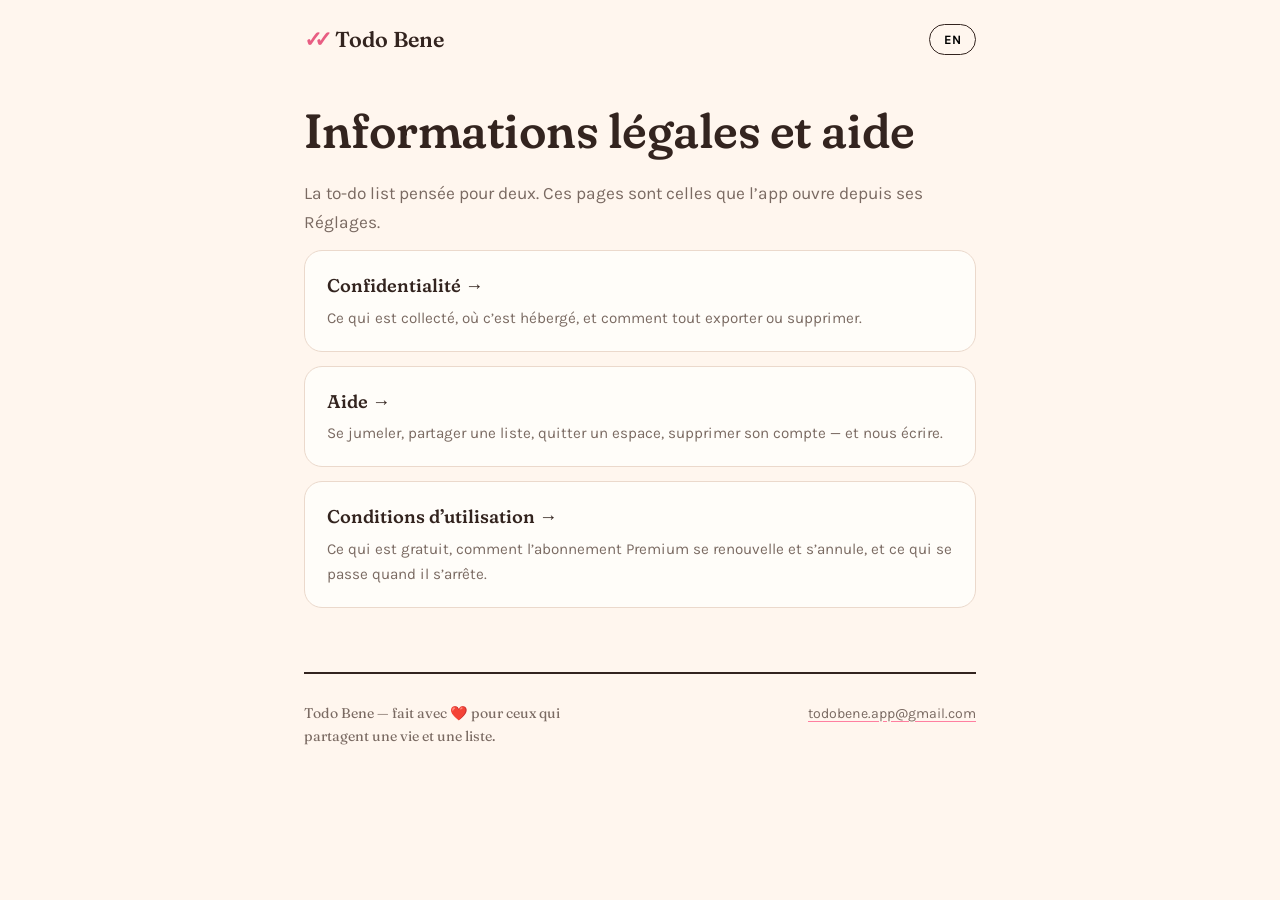
<file: index.html>
<!doctype html>
<html
  lang="fr"
  data-title-fr="Todo Bene — Informations légales et aide"
  data-title-en="Todo Bene — Legal &amp; support"
>
  <head>
    <meta charset="utf-8" />
    <meta name="viewport" content="width=device-width, initial-scale=1" />
    <title>Todo Bene — Informations légales et aide</title>
    <meta
      name="description"
      content="Politique de confidentialité, aide et conditions d’utilisation de l’application Todo Bene."
    />
    <link rel="preconnect" href="https://fonts.googleapis.com" />
    <link rel="preconnect" href="https://fonts.gstatic.com" crossorigin />
    <link
      href="https://fonts.googleapis.com/css2?family=Fraunces:opsz,wght,SOFT@9..144,400..700,100&family=Karla:wght@400;500;700&display=swap"
      rel="stylesheet"
    />
    <link rel="stylesheet" href="./doc.css" />
  </head>
  <body>
    <div class="wrap">
      <header>
        <span class="logo"><span class="ticks">✓✓</span>Todo Bene</span>
        <button class="lang" id="langBtn" aria-label="Switch language">EN</button>
      </header>

      <main class="doc">
        <h1 data-fr="Informations légales et aide" data-en="Legal &amp; support"></h1>
        <p
          class="lead"
          data-fr="La to-do list pensée pour deux. Ces pages sont celles que l’app ouvre depuis ses Réglages."
          data-en="The to-do list built for two. These are the pages the app opens from its Settings screen."
        ></p>

        <a class="card" href="./privacy.html">
          <b data-fr="Confidentialité →" data-en="Privacy policy →"></b>
          <span
            data-fr="Ce qui est collecté, où c’est hébergé, et comment tout exporter ou supprimer."
            data-en="What is collected, where it is hosted, and how to export or delete all of it."
          ></span>
        </a>
        <a class="card" href="./support.html">
          <b data-fr="Aide →" data-en="Support →"></b>
          <span
            data-fr="Se jumeler, partager une liste, quitter un espace, supprimer son compte — et nous écrire."
            data-en="Pairing up, sharing a list, leaving a space, deleting an account — and how to reach us."
          ></span>
        </a>
        <a class="card" href="./terms.html">
          <b data-fr="Conditions d’utilisation →" data-en="Terms of Use →"></b>
          <span
            data-fr="Ce qui est gratuit, comment l’abonnement Premium se renouvelle et s’annule, et ce qui se passe quand il s’arrête."
            data-en="What is free, how the Premium subscription renews and cancels, and what happens when it ends."
          ></span>
        </a>
      </main>

      <footer>
        <span
          class="serif"
          data-fr="Todo Bene — fait avec ❤️ pour ceux qui partagent une vie et une liste."
          data-en="Todo Bene — made with ❤️ for people who share a life and a list."
        ></span>
        <nav>
          <a href="mailto:todobene.app@gmail.com">todobene.app@gmail.com</a>
        </nav>
      </footer>
    </div>

    <script src="./doc.js"></script>
  </body>
</html>
</file>
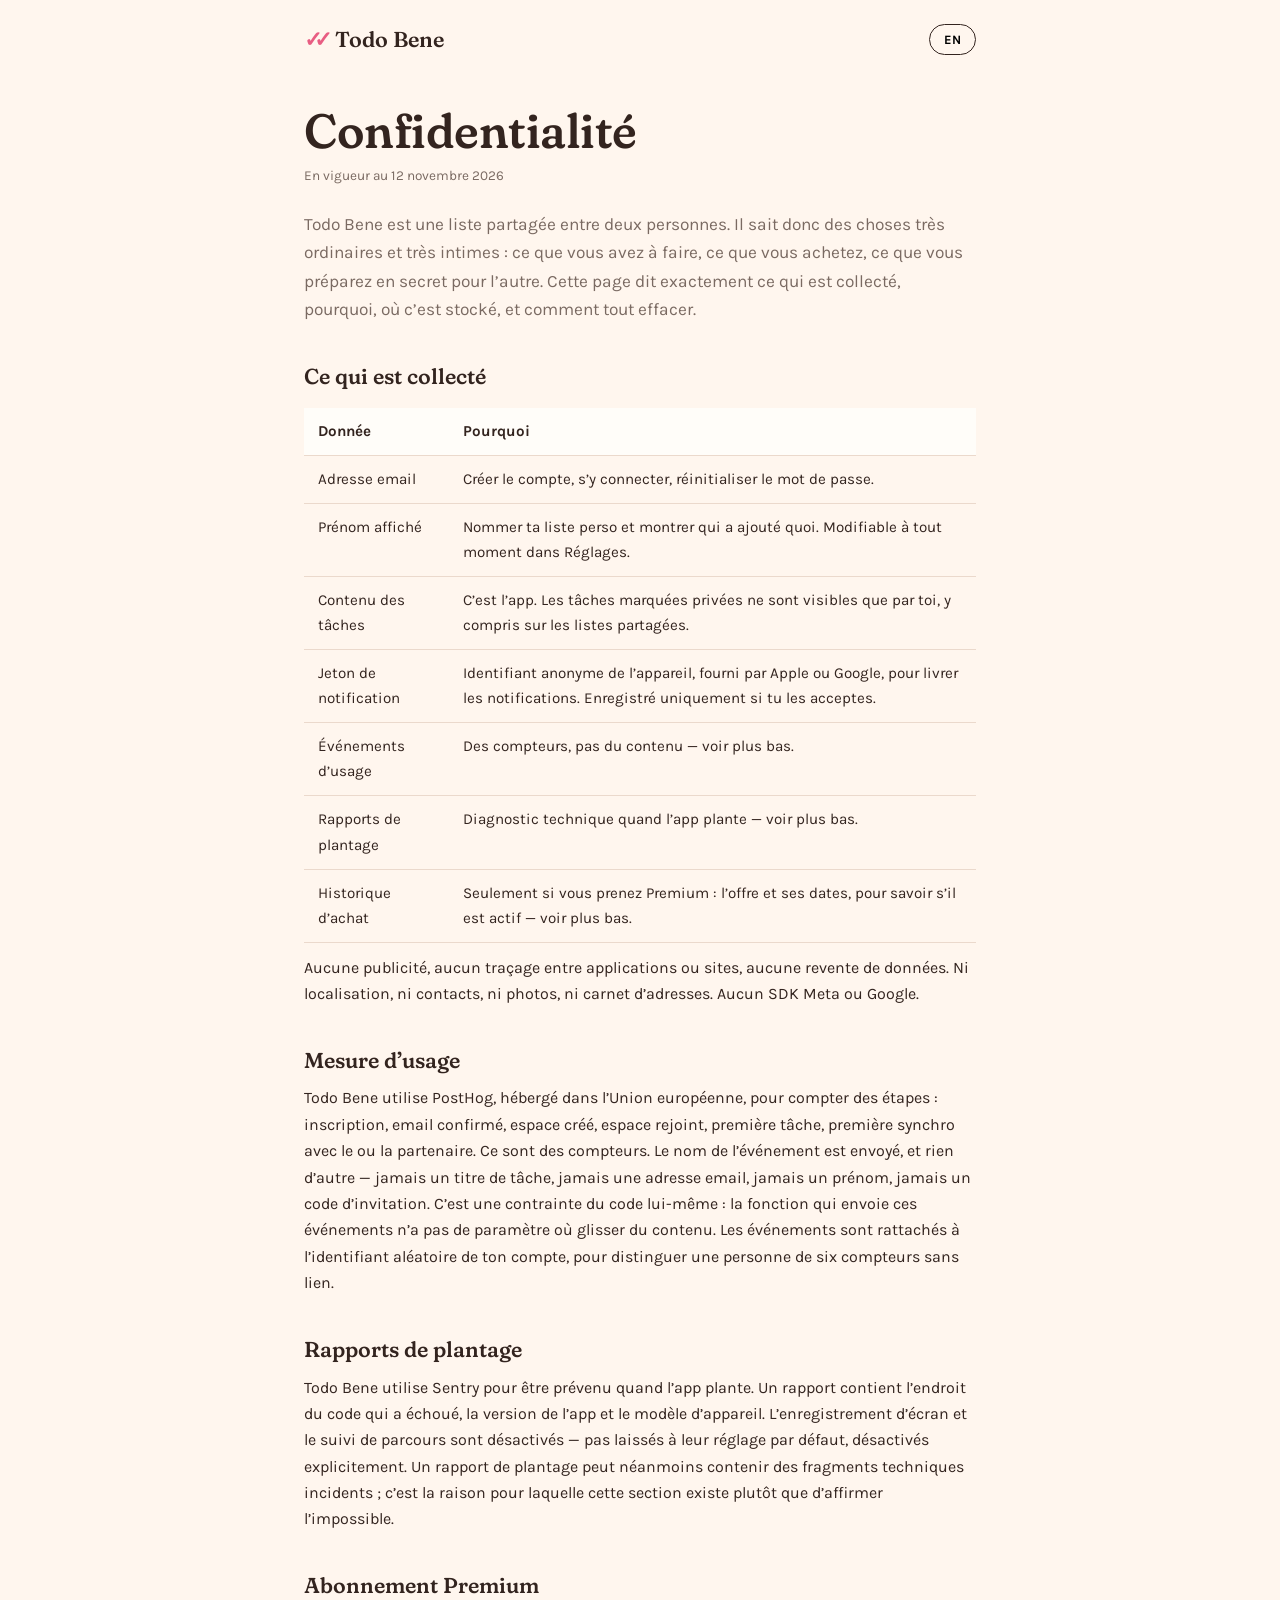
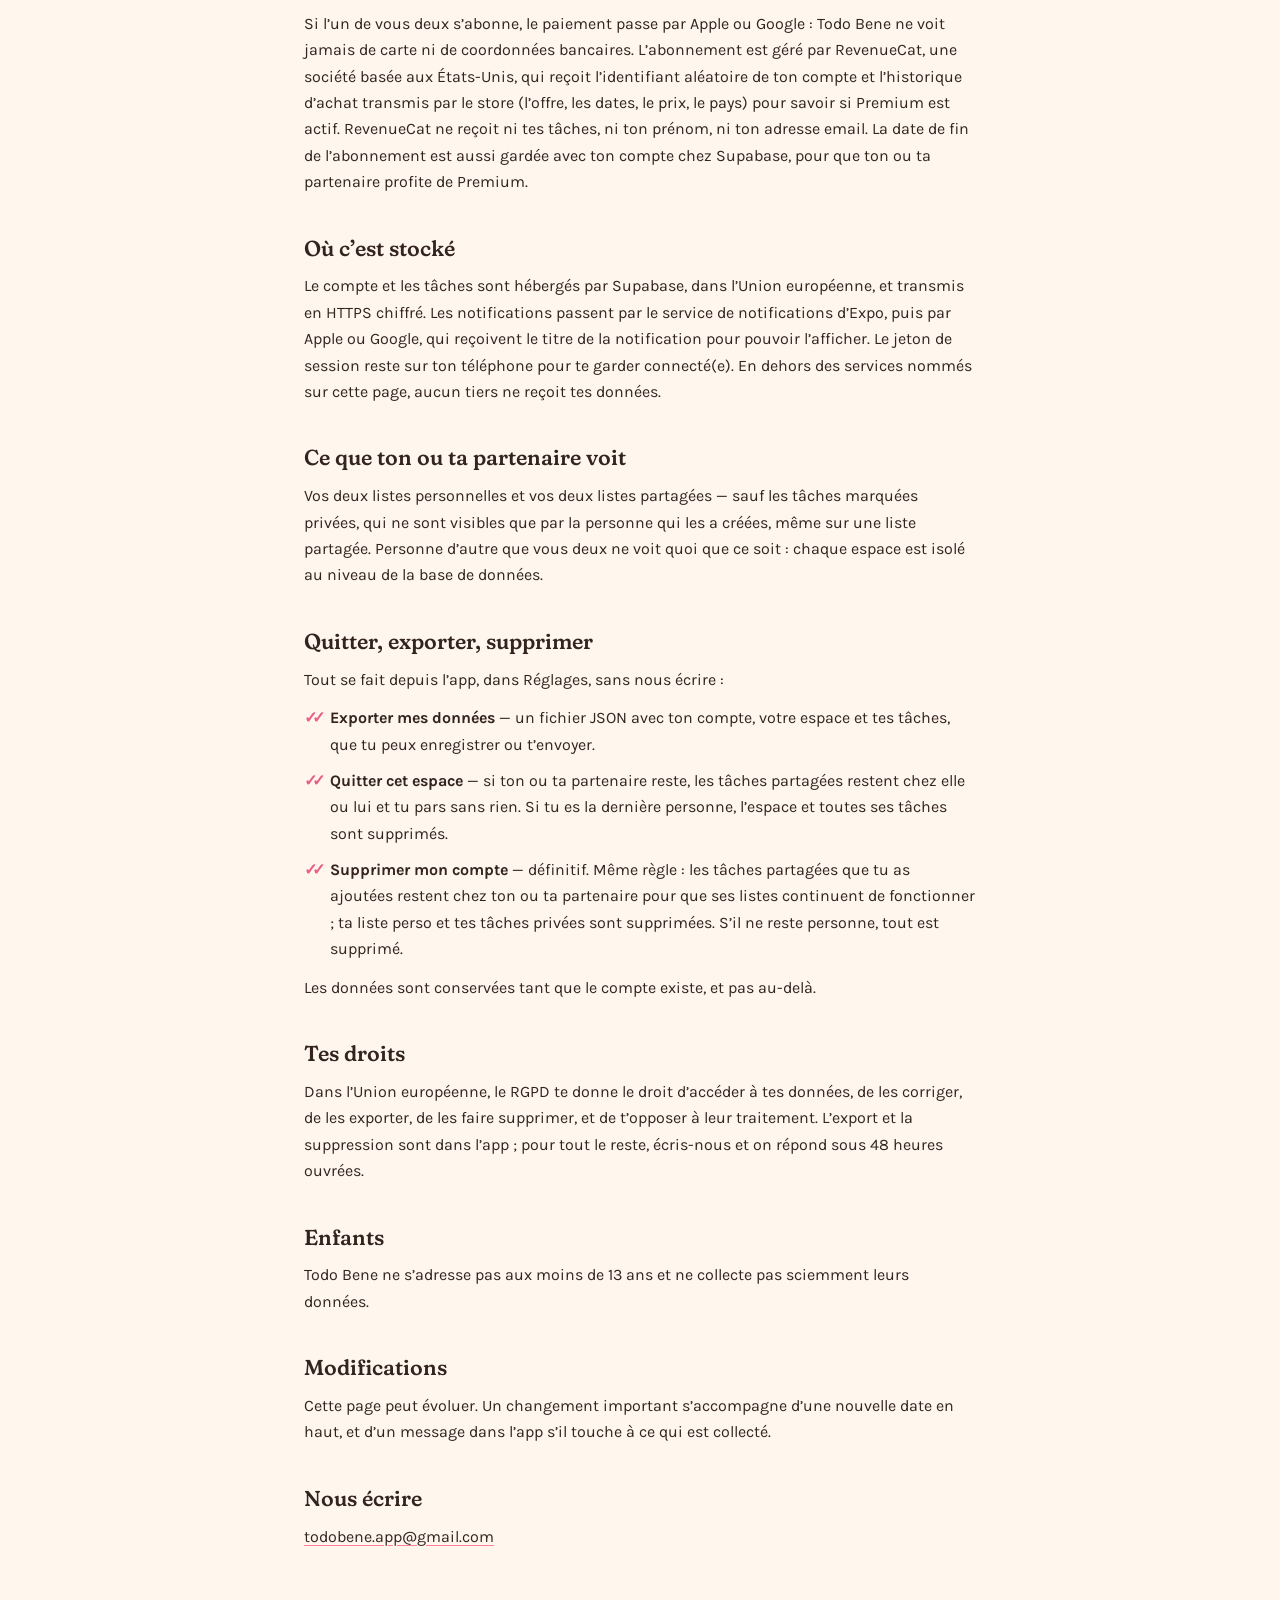
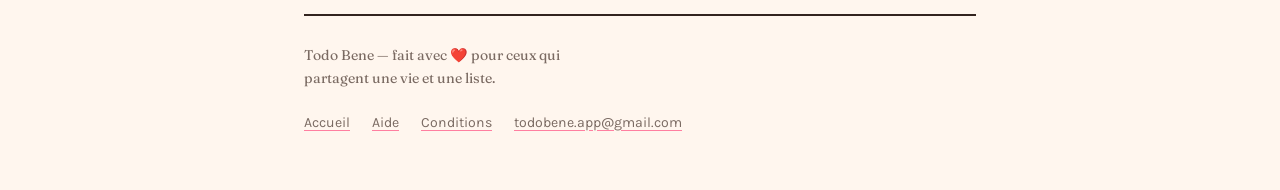
<file: privacy.html>
<!doctype html>
<html lang="fr" data-title-fr="Todo Bene — Confidentialité" data-title-en="Todo Bene — Privacy">
  <head>
    <meta charset="utf-8" />
    <meta name="viewport" content="width=device-width, initial-scale=1" />
    <title>Todo Bene — Confidentialité</title>
    <meta
      name="description"
      content="Ce que Todo Bene collecte, pourquoi, où c’est hébergé, et comment tout supprimer."
    />
    <link rel="preconnect" href="https://fonts.googleapis.com" />
    <link rel="preconnect" href="https://fonts.gstatic.com" crossorigin />
    <link
      href="https://fonts.googleapis.com/css2?family=Fraunces:opsz,wght,SOFT@9..144,400..700,100&family=Karla:wght@400;500;700&display=swap"
      rel="stylesheet"
    />
    <link rel="stylesheet" href="./doc.css" />
  </head>
  <body>
    <div class="wrap">
      <header>
        <a class="logo" href="./index.html"><span class="ticks">✓✓</span>Todo Bene</a>
        <button class="lang" id="langBtn" aria-label="Switch language">EN</button>
      </header>

      <main class="doc">
        <h1 data-fr="Confidentialité" data-en="Privacy"></h1>
        <p
          class="meta"
          data-fr="En vigueur au 12 novembre 2026"
          data-en="Effective 12 November 2026"
        ></p>

        <p
          class="lead"
          data-fr="Todo Bene est une liste partagée entre deux personnes. Il sait donc des choses très ordinaires et très intimes : ce que vous avez à faire, ce que vous achetez, ce que vous préparez en secret pour l’autre. Cette page dit exactement ce qui est collecté, pourquoi, où c’est stocké, et comment tout effacer."
          data-en="Todo Bene is a list shared between two people. That means it knows things that are both very ordinary and very intimate: what you have to do, what you buy, what you are quietly planning for the other person. This page says exactly what is collected, why, where it is stored, and how to erase all of it."
        ></p>

        <h2 data-fr="Ce qui est collecté" data-en="What is collected"></h2>
        <table>
          <thead>
            <tr>
              <th data-fr="Donnée" data-en="Data"></th>
              <th data-fr="Pourquoi" data-en="Why"></th>
            </tr>
          </thead>
          <tbody>
            <tr>
              <td data-fr="Adresse email" data-en="Email address"></td>
              <td
                data-fr="Créer le compte, s’y connecter, réinitialiser le mot de passe."
                data-en="Creating your account, signing in, resetting your password."
              ></td>
            </tr>
            <tr>
              <td data-fr="Prénom affiché" data-en="Display name"></td>
              <td
                data-fr="Nommer ta liste perso et montrer qui a ajouté quoi. Modifiable à tout moment dans Réglages."
                data-en="Labelling your personal list and showing who added what. Editable any time in Settings."
              ></td>
            </tr>
            <tr>
              <td data-fr="Contenu des tâches" data-en="Task content"></td>
              <td
                data-fr="C’est l’app. Les tâches marquées privées ne sont visibles que par toi, y compris sur les listes partagées."
                data-en="It is the app. Tasks you mark private are visible only to you, including on shared lists."
              ></td>
            </tr>
            <tr>
              <td data-fr="Jeton de notification" data-en="Push notification token"></td>
              <td
                data-fr="Identifiant anonyme de l’appareil, fourni par Apple ou Google, pour livrer les notifications. Enregistré uniquement si tu les acceptes."
                data-en="An anonymous device identifier from Apple or Google, used to deliver notifications. Stored only if you allow them."
              ></td>
            </tr>
            <tr>
              <td data-fr="Événements d’usage" data-en="Usage events"></td>
              <td
                data-fr="Des compteurs, pas du contenu — voir plus bas."
                data-en="Counters, not content — see below."
              ></td>
            </tr>
            <tr>
              <td data-fr="Rapports de plantage" data-en="Crash reports"></td>
              <td
                data-fr="Diagnostic technique quand l’app plante — voir plus bas."
                data-en="Technical diagnostics when the app crashes — see below."
              ></td>
            </tr>
            <tr>
              <td data-fr="Historique d’achat" data-en="Purchase history"></td>
              <td
                data-fr="Seulement si vous prenez Premium : l’offre et ses dates, pour savoir s’il est actif — voir plus bas."
                data-en="Only if you take Premium: the plan and its dates, to know whether it is active — see below."
              ></td>
            </tr>
          </tbody>
        </table>

        <p
          data-fr="Aucune publicité, aucun traçage entre applications ou sites, aucune revente de données. Ni localisation, ni contacts, ni photos, ni carnet d’adresses. Aucun SDK Meta ou Google."
          data-en="No advertising, no cross-app or cross-site tracking, no selling of data. No location, no contacts, no photos, no address book. No Meta or Google SDKs."
        ></p>

        <h2 data-fr="Mesure d’usage" data-en="Usage analytics"></h2>
        <p
          data-fr="Todo Bene utilise PostHog, hébergé dans l’Union européenne, pour compter des étapes : inscription, email confirmé, espace créé, espace rejoint, première tâche, première synchro avec le ou la partenaire. Ce sont des compteurs. Le nom de l’événement est envoyé, et rien d’autre — jamais un titre de tâche, jamais une adresse email, jamais un prénom, jamais un code d’invitation. C’est une contrainte du code lui-même : la fonction qui envoie ces événements n’a pas de paramètre où glisser du contenu. Les événements sont rattachés à l’identifiant aléatoire de ton compte, pour distinguer une personne de six compteurs sans lien."
          data-en="Todo Bene uses PostHog, hosted in the European Union, to count steps: sign-up, email confirmed, space created, space joined, first task, first sync with your partner. These are counters. The event name is sent and nothing else — never a task title, never an email address, never a name, never an invite code. That is enforced by the code itself: the function that sends these events has no parameter through which content could travel. Events are attached to your account's random identifier, so a person can be told apart from six unrelated counters."
        ></p>

        <h2 data-fr="Rapports de plantage" data-en="Crash reports"></h2>
        <p
          data-fr="Todo Bene utilise Sentry pour être prévenu quand l’app plante. Un rapport contient l’endroit du code qui a échoué, la version de l’app et le modèle d’appareil. L’enregistrement d’écran et le suivi de parcours sont désactivés — pas laissés à leur réglage par défaut, désactivés explicitement. Un rapport de plantage peut néanmoins contenir des fragments techniques incidents ; c’est la raison pour laquelle cette section existe plutôt que d’affirmer l’impossible."
          data-en="Todo Bene uses Sentry to be told when the app crashes. A report contains where in the code it failed, the app version and the device model. Session replay and performance tracing are off — not left at a default, explicitly disabled. A crash report can still contain incidental technical fragments, which is why this section exists rather than claiming otherwise."
        ></p>

        <h2 data-fr="Abonnement Premium" data-en="Premium subscription"></h2>
        <p
          data-fr="Si l’un de vous deux s’abonne, le paiement passe par Apple ou Google : Todo Bene ne voit jamais de carte ni de coordonnées bancaires. L’abonnement est géré par RevenueCat, une société basée aux États-Unis, qui reçoit l’identifiant aléatoire de ton compte et l’historique d’achat transmis par le store (l’offre, les dates, le prix, le pays) pour savoir si Premium est actif. RevenueCat ne reçoit ni tes tâches, ni ton prénom, ni ton adresse email. La date de fin de l’abonnement est aussi gardée avec ton compte chez Supabase, pour que ton ou ta partenaire profite de Premium."
          data-en="If either of you subscribes, the payment goes through Apple or Google: Todo Bene never sees a card or bank details. The subscription is managed by RevenueCat, a company based in the United States, which receives your account's random identifier and the purchase history the store passes on (the plan, the dates, the price, the country) to know whether Premium is active. RevenueCat receives none of your tasks, your name or your email address. The subscription's end date is also kept with your account at Supabase, so that your partner gets Premium too."
        ></p>

        <h2 data-fr="Où c’est stocké" data-en="Where it is stored"></h2>
        <p
          data-fr="Le compte et les tâches sont hébergés par Supabase, dans l’Union européenne, et transmis en HTTPS chiffré. Les notifications passent par le service de notifications d’Expo, puis par Apple ou Google, qui reçoivent le titre de la notification pour pouvoir l’afficher. Le jeton de session reste sur ton téléphone pour te garder connecté(e). En dehors des services nommés sur cette page, aucun tiers ne reçoit tes données."
          data-en="Your account and tasks are hosted by Supabase, in the European Union, and transmitted over encrypted HTTPS. Notifications travel through Expo's push service and then Apple or Google, who receive the notification's text in order to display it. Your session token stays on your phone to keep you signed in. Beyond the services named on this page, no third party receives your data."
        ></p>

        <h2 data-fr="Ce que ton ou ta partenaire voit" data-en="What your partner sees"></h2>
        <p
          data-fr="Vos deux listes personnelles et vos deux listes partagées — sauf les tâches marquées privées, qui ne sont visibles que par la personne qui les a créées, même sur une liste partagée. Personne d’autre que vous deux ne voit quoi que ce soit : chaque espace est isolé au niveau de la base de données."
          data-en="Both of your personal lists and both shared lists — except tasks marked private, which are visible only to whoever created them, even on a shared list. Nobody outside the two of you sees anything: each space is isolated at the database level."
        ></p>

        <h2 data-fr="Quitter, exporter, supprimer" data-en="Leaving, exporting, deleting"></h2>
        <p
          data-fr="Tout se fait depuis l’app, dans Réglages, sans nous écrire :"
          data-en="All of this is in the app, under Settings, without writing to us:"
        ></p>
        <ul>
          <li
            data-fr="<strong>Exporter mes données</strong> — un fichier JSON avec ton compte, votre espace et tes tâches, que tu peux enregistrer ou t’envoyer."
            data-en="<strong>Export my data</strong> — a JSON file with your account, your space and your tasks, to save or send to yourself."
          ></li>
          <li
            data-fr="<strong>Quitter cet espace</strong> — si ton ou ta partenaire reste, les tâches partagées restent chez elle ou lui et tu pars sans rien. Si tu es la dernière personne, l’espace et toutes ses tâches sont supprimés."
            data-en="<strong>Leave this space</strong> — if your partner stays, the shared tasks stay with them and you leave with nothing. If you are the last one, the space and every task in it are deleted."
          ></li>
          <li
            data-fr="<strong>Supprimer mon compte</strong> — définitif. Même règle : les tâches partagées que tu as ajoutées restent chez ton ou ta partenaire pour que ses listes continuent de fonctionner ; ta liste perso et tes tâches privées sont supprimées. S’il ne reste personne, tout est supprimé."
            data-en="<strong>Delete my account</strong> — permanent. Same rule: shared tasks you added stay with your partner so their lists keep working; your personal list and your private tasks are deleted. If nobody is left, everything is deleted."
          ></li>
        </ul>
        <p
          data-fr="Les données sont conservées tant que le compte existe, et pas au-delà."
          data-en="Data is kept for as long as the account exists, and no longer."
        ></p>

        <h2 data-fr="Tes droits" data-en="Your rights"></h2>
        <p
          data-fr="Dans l’Union européenne, le RGPD te donne le droit d’accéder à tes données, de les corriger, de les exporter, de les faire supprimer, et de t’opposer à leur traitement. L’export et la suppression sont dans l’app ; pour tout le reste, écris-nous et on répond sous 48 heures ouvrées."
          data-en="In the European Union, the GDPR gives you the right to access your data, correct it, export it, have it deleted, and object to its processing. Export and deletion are in the app; for anything else, write to us and we answer within 48 working hours."
        ></p>

        <h2 data-fr="Enfants" data-en="Children"></h2>
        <p
          data-fr="Todo Bene ne s’adresse pas aux moins de 13 ans et ne collecte pas sciemment leurs données."
          data-en="Todo Bene is not directed at children under 13 and does not knowingly collect their data."
        ></p>

        <h2 data-fr="Modifications" data-en="Changes"></h2>
        <p
          data-fr="Cette page peut évoluer. Un changement important s’accompagne d’une nouvelle date en haut, et d’un message dans l’app s’il touche à ce qui est collecté."
          data-en="This page may change. A material change comes with a new date at the top, and an in-app message if it affects what is collected."
        ></p>

        <h2 data-fr="Nous écrire" data-en="Contact"></h2>
        <p>
          <a href="mailto:todobene.app@gmail.com">todobene.app@gmail.com</a>
        </p>
      </main>

      <footer>
        <span
          class="serif"
          data-fr="Todo Bene — fait avec ❤️ pour ceux qui partagent une vie et une liste."
          data-en="Todo Bene — made with ❤️ for people who share a life and a list."
        ></span>
        <nav>
          <a href="./index.html" data-fr="Accueil" data-en="Home"></a>
          <a href="./support.html" data-fr="Aide" data-en="Support"></a>
          <a href="./terms.html" data-fr="Conditions" data-en="Terms"></a>
          <a href="mailto:todobene.app@gmail.com">todobene.app@gmail.com</a>
        </nav>
      </footer>
    </div>

    <script src="./doc.js"></script>
  </body>
</html>
</file>
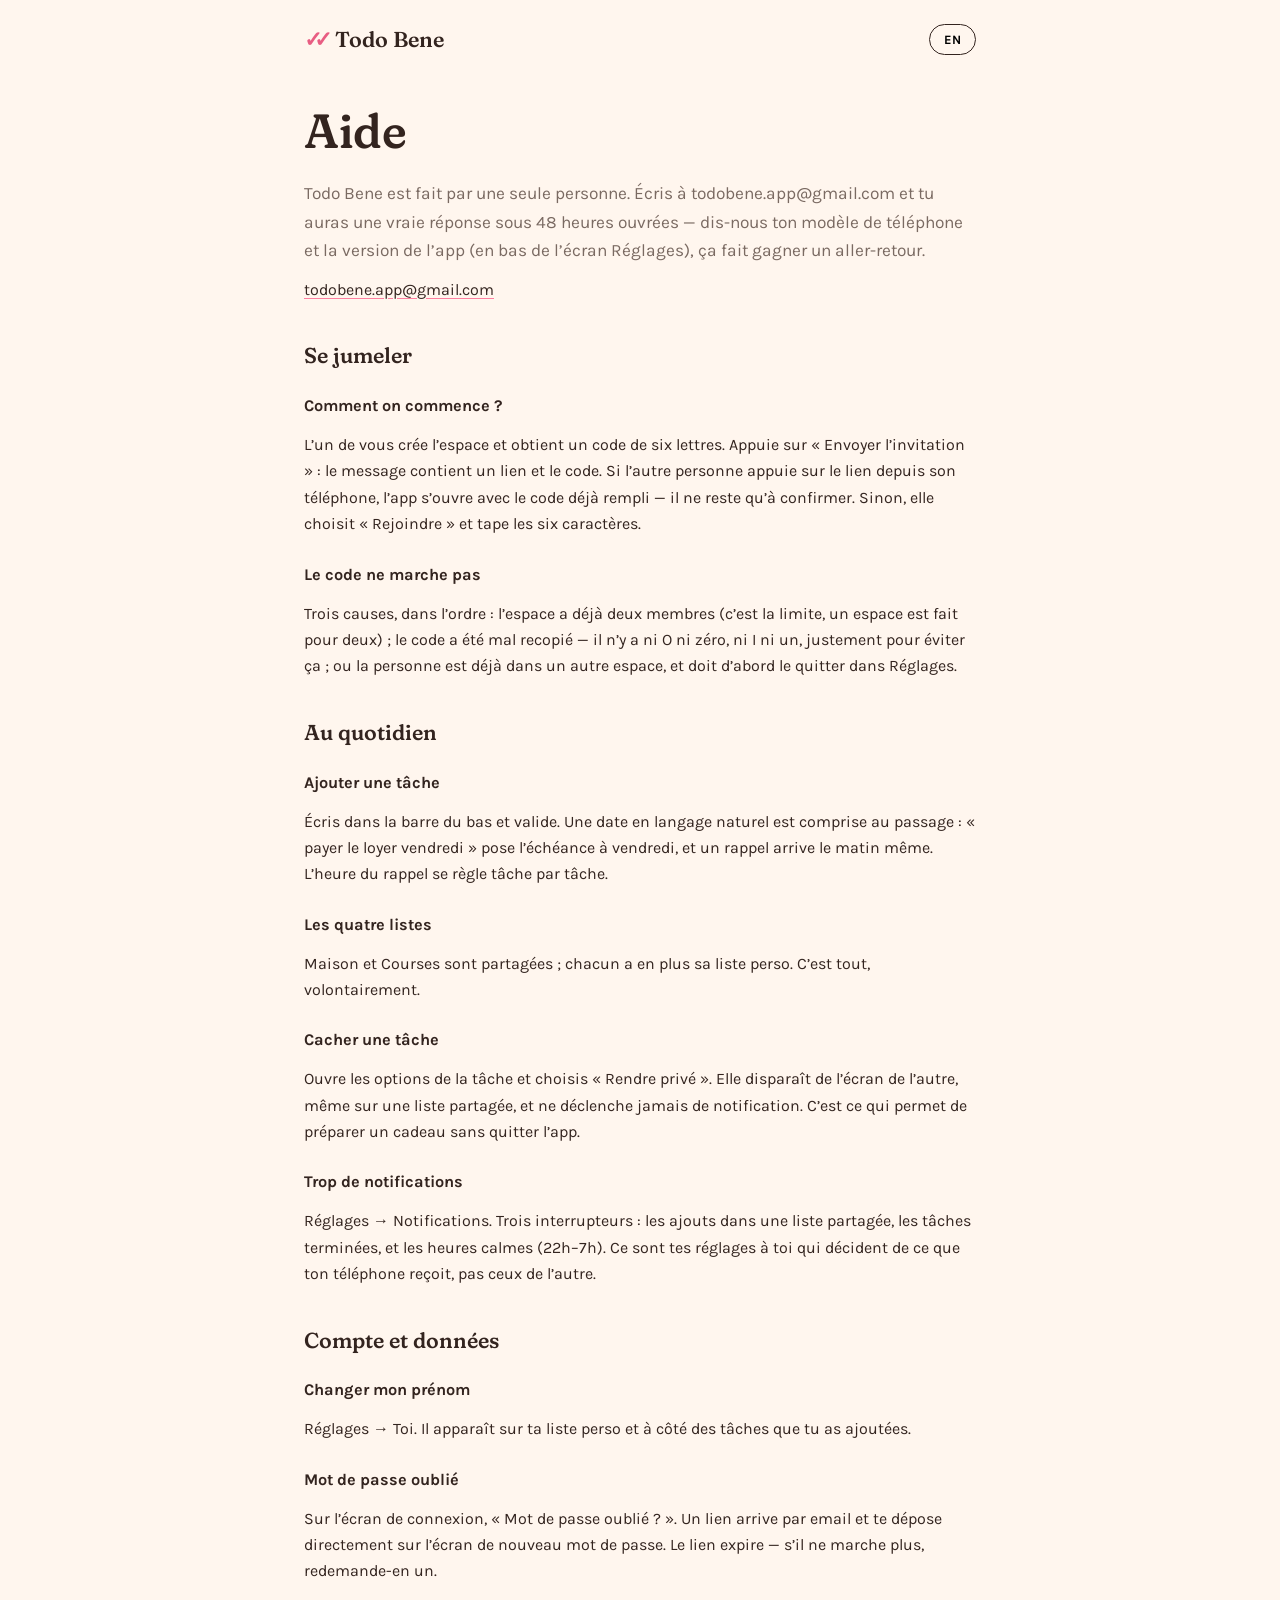
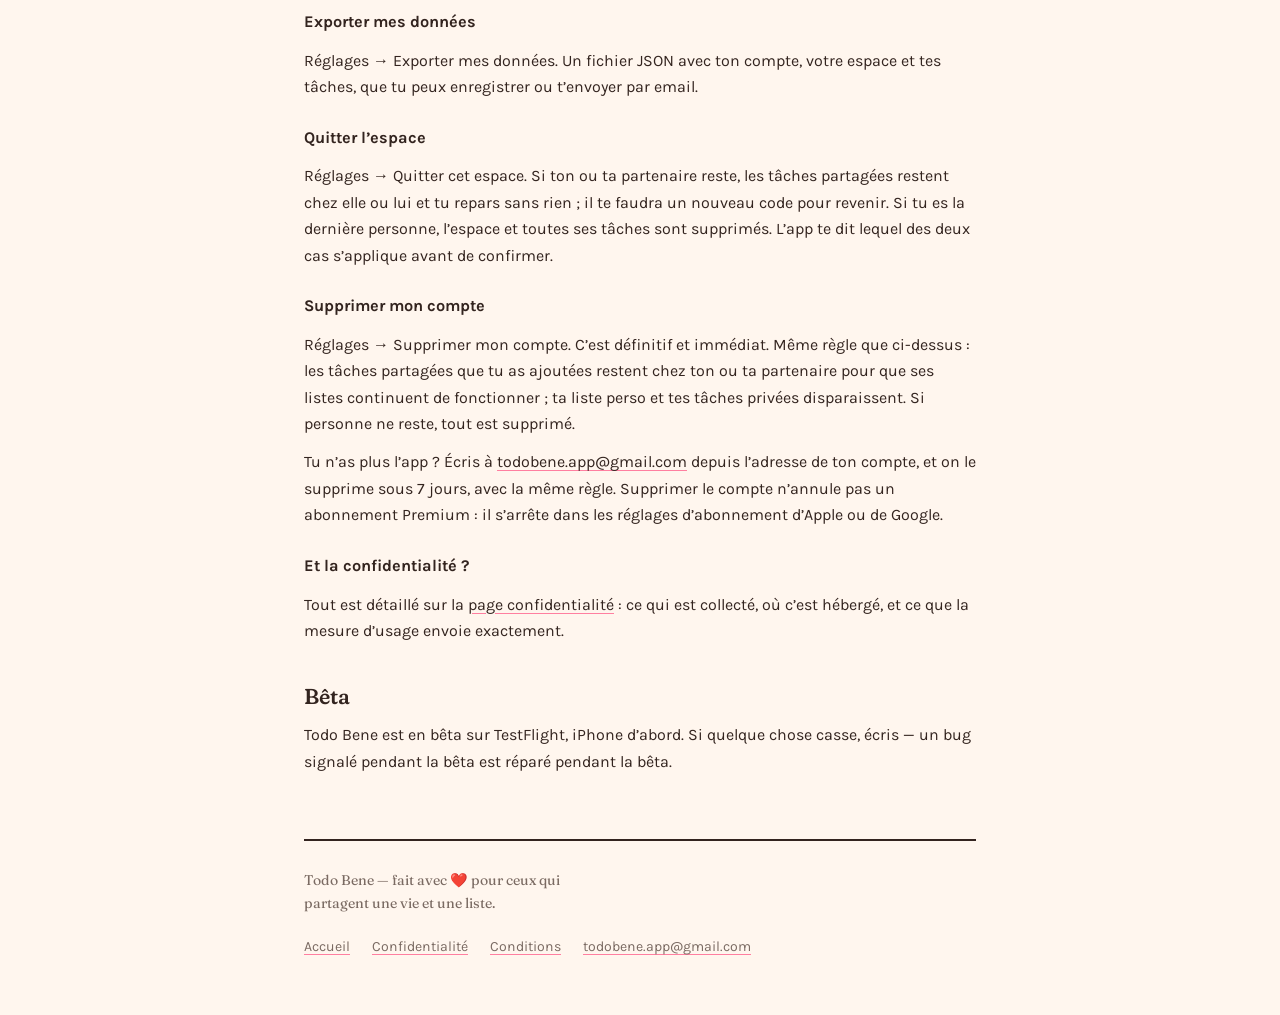
<file: support.html>
<!doctype html>
<html lang="fr" data-title-fr="Todo Bene — Aide" data-title-en="Todo Bene — Support">
  <head>
    <meta charset="utf-8" />
    <meta name="viewport" content="width=device-width, initial-scale=1" />
    <title>Todo Bene — Aide</title>
    <meta
      name="description"
      content="Comment se jumeler, partager une liste, quitter un espace ou supprimer son compte — et comment nous écrire."
    />
    <link rel="preconnect" href="https://fonts.googleapis.com" />
    <link rel="preconnect" href="https://fonts.gstatic.com" crossorigin />
    <link
      href="https://fonts.googleapis.com/css2?family=Fraunces:opsz,wght,SOFT@9..144,400..700,100&family=Karla:wght@400;500;700&display=swap"
      rel="stylesheet"
    />
    <link rel="stylesheet" href="./doc.css" />
  </head>
  <body>
    <div class="wrap">
      <header>
        <a class="logo" href="./index.html"><span class="ticks">✓✓</span>Todo Bene</a>
        <button class="lang" id="langBtn" aria-label="Switch language">EN</button>
      </header>

      <main class="doc">
        <h1 data-fr="Aide" data-en="Support"></h1>
        <p
          class="lead"
          data-fr="Todo Bene est fait par une seule personne. Écris à todobene.app@gmail.com et tu auras une vraie réponse sous 48 heures ouvrées — dis-nous ton modèle de téléphone et la version de l’app (en bas de l’écran Réglages), ça fait gagner un aller-retour."
          data-en="Todo Bene is made by one person. Write to todobene.app@gmail.com and you will get a real answer within 48 working hours — mention your phone model and the app version (at the bottom of the Settings screen), it saves a round trip."
        ></p>
        <p>
          <a href="mailto:todobene.app@gmail.com">todobene.app@gmail.com</a>
        </p>

        <h2 data-fr="Se jumeler" data-en="Pairing up"></h2>
        <h3 data-fr="Comment on commence ?" data-en="How do we start?"></h3>
        <p
          data-fr="L’un de vous crée l’espace et obtient un code de six lettres. Appuie sur « Envoyer l’invitation » : le message contient un lien et le code. Si l’autre personne appuie sur le lien depuis son téléphone, l’app s’ouvre avec le code déjà rempli — il ne reste qu’à confirmer. Sinon, elle choisit « Rejoindre » et tape les six caractères."
          data-en="One of you creates the space and gets a six-letter code. Tap “Share invite”: the message contains a link and the code. If the other person taps the link on their phone, the app opens with the code already filled in and they just confirm. Otherwise they choose “Join” and type the six characters."
        ></p>
        <h3 data-fr="Le code ne marche pas" data-en="The code does not work"></h3>
        <p
          data-fr="Trois causes, dans l’ordre : l’espace a déjà deux membres (c’est la limite, un espace est fait pour deux) ; le code a été mal recopié — il n’y a ni O ni zéro, ni I ni un, justement pour éviter ça ; ou la personne est déjà dans un autre espace, et doit d’abord le quitter dans Réglages."
          data-en="Three causes, in order: the space already has two members (that is the limit — a space is built for two); the code was mistyped — there is no O or zero, no I or one, precisely to avoid that; or the person is already in another space and has to leave it first, under Settings."
        ></p>

        <h2 data-fr="Au quotidien" data-en="Day to day"></h2>
        <h3 data-fr="Ajouter une tâche" data-en="Adding a task"></h3>
        <p
          data-fr="Écris dans la barre du bas et valide. Une date en langage naturel est comprise au passage : « payer le loyer vendredi » pose l’échéance à vendredi, et un rappel arrive le matin même. L’heure du rappel se règle tâche par tâche."
          data-en="Type in the bar at the bottom and confirm. A date in plain language is picked up as you go: “pay rent friday” sets the due date to Friday, and a reminder lands that morning. The reminder time is set per task."
        ></p>
        <h3 data-fr="Les quatre listes" data-en="The four lists"></h3>
        <p
          data-fr="Maison et Courses sont partagées ; chacun a en plus sa liste perso. C’est tout, volontairement."
          data-en="Home and Groceries are shared; each of you also has a personal list. That is all, on purpose."
        ></p>
        <h3 data-fr="Cacher une tâche" data-en="Hiding a task"></h3>
        <p
          data-fr="Ouvre les options de la tâche et choisis « Rendre privé ». Elle disparaît de l’écran de l’autre, même sur une liste partagée, et ne déclenche jamais de notification. C’est ce qui permet de préparer un cadeau sans quitter l’app."
          data-en="Open the task's options and choose “Make private”. It disappears from the other person's screen, even on a shared list, and never triggers a notification. That is what lets you plan a gift without leaving the app."
        ></p>
        <h3 data-fr="Trop de notifications" data-en="Too many notifications"></h3>
        <p
          data-fr="Réglages → Notifications. Trois interrupteurs : les ajouts dans une liste partagée, les tâches terminées, et les heures calmes (22h–7h). Ce sont tes réglages à toi qui décident de ce que ton téléphone reçoit, pas ceux de l’autre."
          data-en="Settings → Notifications. Three switches: adds to a shared list, completed tasks, and quiet hours (22:00–07:00). Your own settings decide what your phone receives, not the other person's."
        ></p>

        <h2 data-fr="Compte et données" data-en="Account and data"></h2>
        <h3 data-fr="Changer mon prénom" data-en="Changing my name"></h3>
        <p
          data-fr="Réglages → Toi. Il apparaît sur ta liste perso et à côté des tâches que tu as ajoutées."
          data-en="Settings → You. It shows on your personal list and next to the tasks you added."
        ></p>
        <h3 data-fr="Mot de passe oublié" data-en="Forgotten password"></h3>
        <p
          data-fr="Sur l’écran de connexion, « Mot de passe oublié ? ». Un lien arrive par email et te dépose directement sur l’écran de nouveau mot de passe. Le lien expire — s’il ne marche plus, redemande-en un."
          data-en="On the sign-in screen, “Forgot your password?”. A link arrives by email and drops you straight on the new-password screen. The link expires — if it no longer works, ask for another."
        ></p>
        <h3 data-fr="Exporter mes données" data-en="Exporting my data"></h3>
        <p
          data-fr="Réglages → Exporter mes données. Un fichier JSON avec ton compte, votre espace et tes tâches, que tu peux enregistrer ou t’envoyer par email."
          data-en="Settings → Export my data. A JSON file with your account, your space and your tasks, to save or email to yourself."
        ></p>
        <h3 data-fr="Quitter l’espace" data-en="Leaving the space"></h3>
        <p
          data-fr="Réglages → Quitter cet espace. Si ton ou ta partenaire reste, les tâches partagées restent chez elle ou lui et tu repars sans rien ; il te faudra un nouveau code pour revenir. Si tu es la dernière personne, l’espace et toutes ses tâches sont supprimés. L’app te dit lequel des deux cas s’applique avant de confirmer."
          data-en="Settings → Leave this space. If your partner stays, the shared tasks stay with them and you leave with nothing; you will need a new code to come back. If you are the last one, the space and every task in it are deleted. The app tells you which of the two applies before you confirm."
        ></p>
        <h3 id="delete-account" data-fr="Supprimer mon compte" data-en="Deleting my account"></h3>
        <p
          data-fr="Réglages → Supprimer mon compte. C’est définitif et immédiat. Même règle que ci-dessus : les tâches partagées que tu as ajoutées restent chez ton ou ta partenaire pour que ses listes continuent de fonctionner ; ta liste perso et tes tâches privées disparaissent. Si personne ne reste, tout est supprimé."
          data-en="Settings → Delete my account. Permanent and immediate. Same rule as above: shared tasks you added stay with your partner so their lists keep working; your personal list and your private tasks are gone. If nobody is left, everything is deleted."
        ></p>
        <p
          data-fr="Tu n’as plus l’app ? Écris à <a href='mailto:todobene.app@gmail.com'>todobene.app@gmail.com</a> depuis l’adresse de ton compte, et on le supprime sous 7 jours, avec la même règle. Supprimer le compte n’annule pas un abonnement Premium : il s’arrête dans les réglages d’abonnement d’Apple ou de Google."
          data-en="No longer have the app? Email <a href='mailto:todobene.app@gmail.com'>todobene.app@gmail.com</a> from your account's address and we delete it within 7 days, by the same rule. Deleting the account doesn't cancel a Premium subscription: that stops in Apple's or Google's subscription settings."
        ></p>
        <h3 data-fr="Et la confidentialité ?" data-en="What about privacy?"></h3>
        <p
          data-fr="Tout est détaillé sur la <a href='./privacy.html'>page confidentialité</a> : ce qui est collecté, où c’est hébergé, et ce que la mesure d’usage envoie exactement."
          data-en="It is all on the <a href='./privacy.html'>privacy page</a>: what is collected, where it is hosted, and exactly what the usage analytics send."
        ></p>

        <h2 data-fr="Bêta" data-en="Beta"></h2>
        <p
          data-fr="Todo Bene est en bêta sur TestFlight, iPhone d’abord. Si quelque chose casse, écris — un bug signalé pendant la bêta est réparé pendant la bêta."
          data-en="Todo Bene is in beta on TestFlight, iPhone first. If something breaks, write in — a bug reported during the beta is a bug fixed during the beta."
        ></p>
      </main>

      <footer>
        <span
          class="serif"
          data-fr="Todo Bene — fait avec ❤️ pour ceux qui partagent une vie et une liste."
          data-en="Todo Bene — made with ❤️ for people who share a life and a list."
        ></span>
        <nav>
          <a href="./index.html" data-fr="Accueil" data-en="Home"></a>
          <a href="./privacy.html" data-fr="Confidentialité" data-en="Privacy"></a>
          <a href="./terms.html" data-fr="Conditions" data-en="Terms"></a>
          <a href="mailto:todobene.app@gmail.com">todobene.app@gmail.com</a>
        </nav>
      </footer>
    </div>

    <script src="./doc.js"></script>
  </body>
</html>
</file>
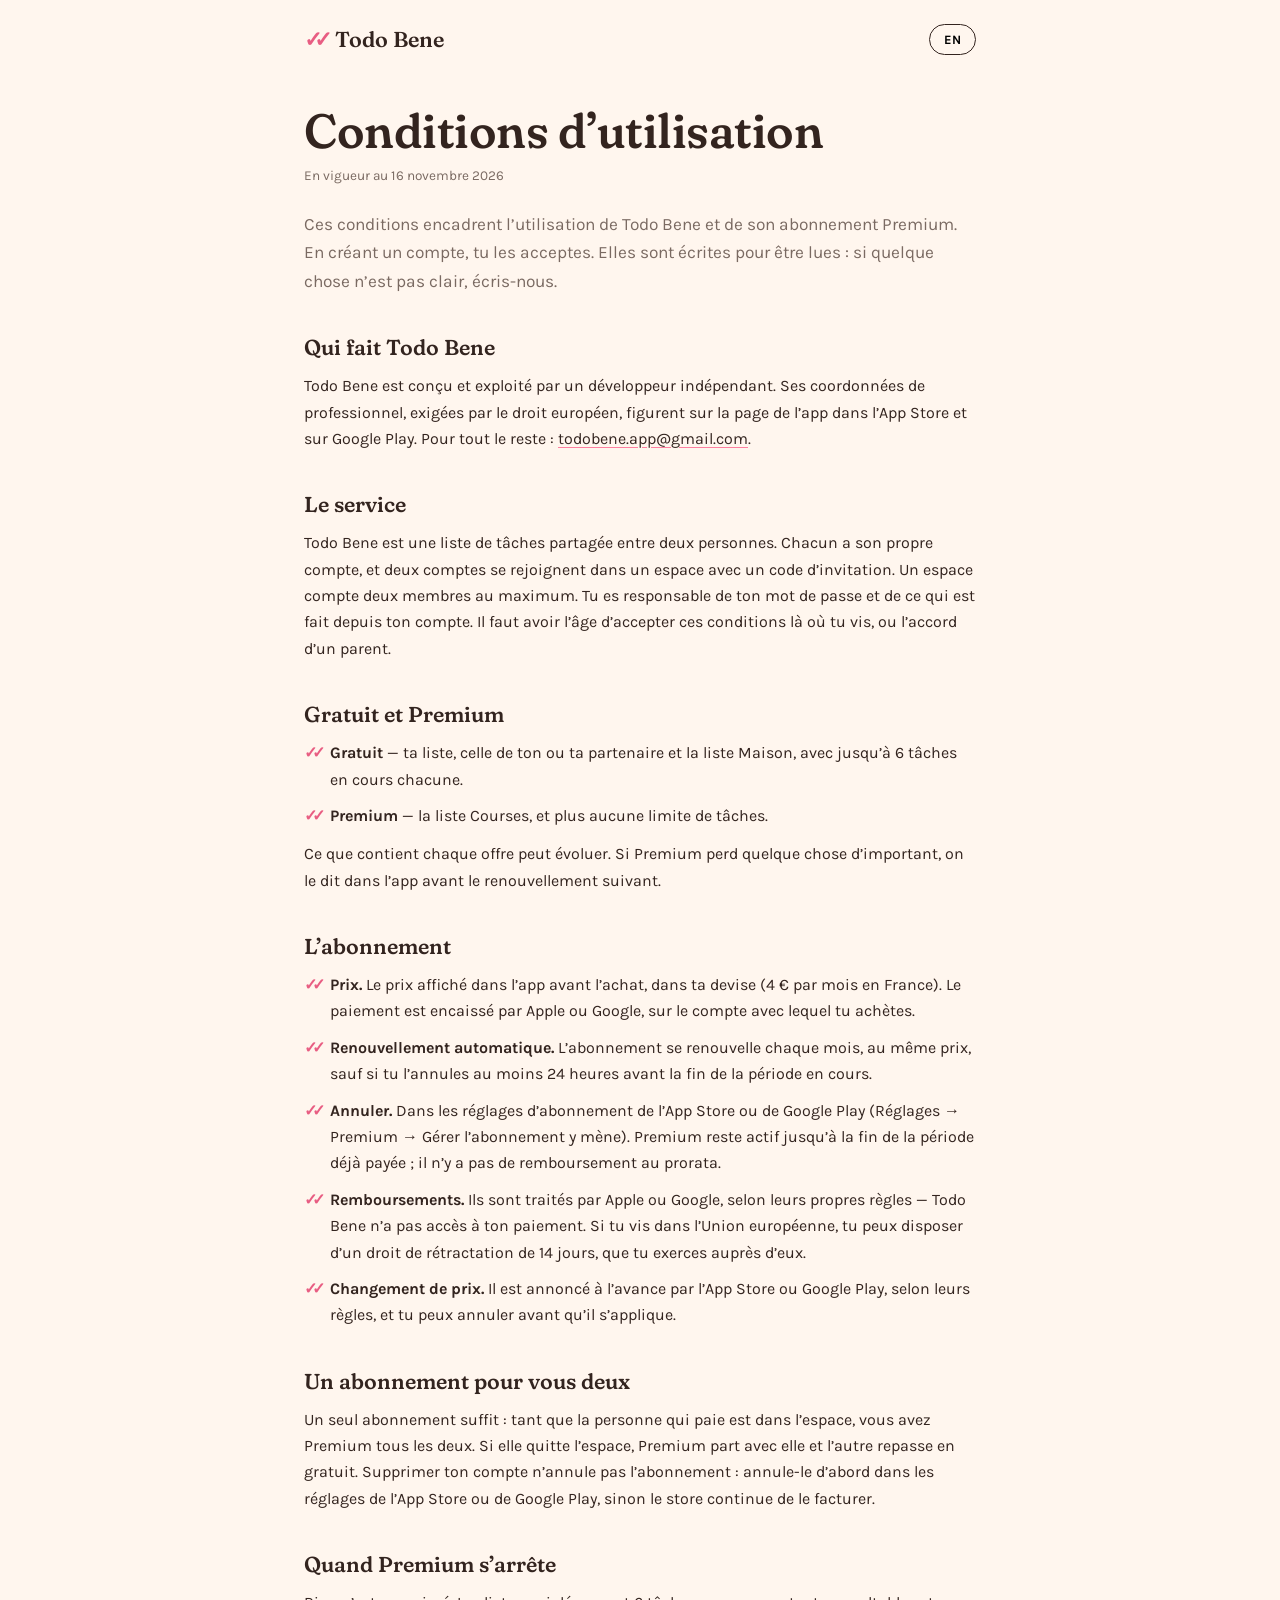
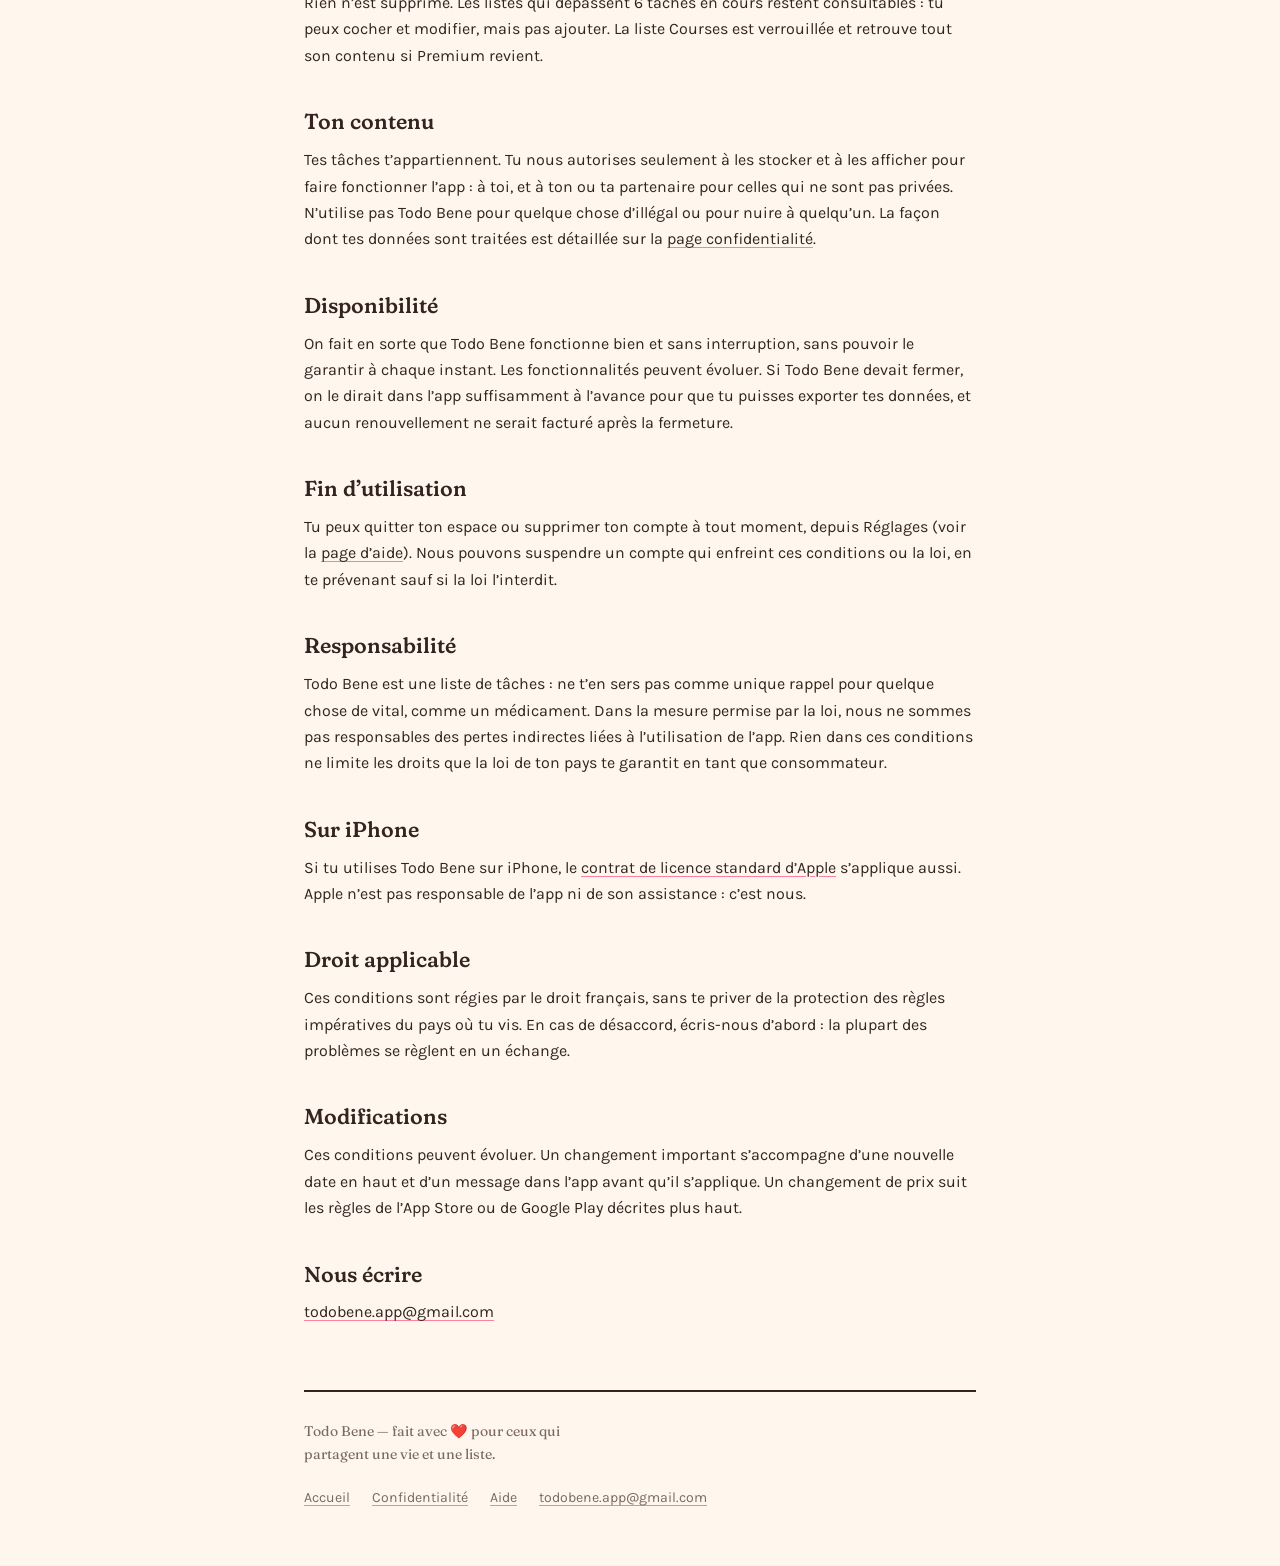
<file: terms.html>
<!doctype html>
<html
  lang="fr"
  data-title-fr="Todo Bene — Conditions d’utilisation"
  data-title-en="Todo Bene — Terms of Use"
>
  <head>
    <meta charset="utf-8" />
    <meta name="viewport" content="width=device-width, initial-scale=1" />
    <title>Todo Bene — Conditions d’utilisation</title>
    <meta
      name="description"
      content="Les conditions d’utilisation de Todo Bene et de son abonnement Premium : ce qui est gratuit, comment l’abonnement se renouvelle et s’annule, et ce qui se passe quand il s’arrête."
    />
    <link rel="preconnect" href="https://fonts.googleapis.com" />
    <link rel="preconnect" href="https://fonts.gstatic.com" crossorigin />
    <link
      href="https://fonts.googleapis.com/css2?family=Fraunces:opsz,wght,SOFT@9..144,400..700,100&family=Karla:wght@400;500;700&display=swap"
      rel="stylesheet"
    />
    <link rel="stylesheet" href="./doc.css" />
  </head>
  <body>
    <div class="wrap">
      <header>
        <a class="logo" href="./index.html"><span class="ticks">✓✓</span>Todo Bene</a>
        <button class="lang" id="langBtn" aria-label="Switch language">EN</button>
      </header>

      <main class="doc">
        <h1 data-fr="Conditions d’utilisation" data-en="Terms of Use"></h1>
        <p
          class="meta"
          data-fr="En vigueur au 16 novembre 2026"
          data-en="Effective 16 November 2026"
        ></p>

        <p
          class="lead"
          data-fr="Ces conditions encadrent l’utilisation de Todo Bene et de son abonnement Premium. En créant un compte, tu les acceptes. Elles sont écrites pour être lues : si quelque chose n’est pas clair, écris-nous."
          data-en="These terms cover using Todo Bene and its Premium subscription. By creating an account, you accept them. They are written to be read: if anything is unclear, write to us."
        ></p>

        <h2 data-fr="Qui fait Todo Bene" data-en="Who makes Todo Bene"></h2>
        <p
          data-fr="Todo Bene est conçu et exploité par un développeur indépendant. Ses coordonnées de professionnel, exigées par le droit européen, figurent sur la page de l’app dans l’App Store et sur Google Play. Pour tout le reste : <a href='mailto:todobene.app@gmail.com'>todobene.app@gmail.com</a>."
          data-en="Todo Bene is designed and run by an independent developer. The trader details EU law requires are shown on the app's page in the App Store and on Google Play. For anything else: <a href='mailto:todobene.app@gmail.com'>todobene.app@gmail.com</a>."
        ></p>

        <h2 data-fr="Le service" data-en="The service"></h2>
        <p
          data-fr="Todo Bene est une liste de tâches partagée entre deux personnes. Chacun a son propre compte, et deux comptes se rejoignent dans un espace avec un code d’invitation. Un espace compte deux membres au maximum. Tu es responsable de ton mot de passe et de ce qui est fait depuis ton compte. Il faut avoir l’âge d’accepter ces conditions là où tu vis, ou l’accord d’un parent."
          data-en="Todo Bene is a to-do list shared between two people. Each of you has your own account, and two accounts join one space with an invite code. A space has at most two members. You are responsible for your password and for what is done from your account. You need to be old enough to accept these terms where you live, or have a parent's permission."
        ></p>

        <h2 data-fr="Gratuit et Premium" data-en="Free and Premium"></h2>
        <ul>
          <li
            data-fr="<strong>Gratuit</strong> — ta liste, celle de ton ou ta partenaire et la liste Maison, avec jusqu’à 6 tâches en cours chacune."
            data-en="<strong>Free</strong> — your list, your partner's list and the Home list, with up to 6 open tasks each."
          ></li>
          <li
            data-fr="<strong>Premium</strong> — la liste Courses, et plus aucune limite de tâches."
            data-en="<strong>Premium</strong> — the Groceries list, and no limit on tasks."
          ></li>
        </ul>
        <p
          data-fr="Ce que contient chaque offre peut évoluer. Si Premium perd quelque chose d’important, on le dit dans l’app avant le renouvellement suivant."
          data-en="What each tier includes may change. If Premium loses something significant, we say so in the app before your next renewal."
        ></p>

        <h2 data-fr="L’abonnement" data-en="The subscription"></h2>
        <ul>
          <li
            data-fr="<strong>Prix.</strong> Le prix affiché dans l’app avant l’achat, dans ta devise (4 € par mois en France). Le paiement est encaissé par Apple ou Google, sur le compte avec lequel tu achètes."
            data-en="<strong>Price.</strong> The price shown in the app before you buy, in your currency (€4 a month in France). Payment is taken by Apple or Google, on the account you buy with."
          ></li>
          <li
            data-fr="<strong>Renouvellement automatique.</strong> L’abonnement se renouvelle chaque mois, au même prix, sauf si tu l’annules au moins 24 heures avant la fin de la période en cours."
            data-en="<strong>Automatic renewal.</strong> The subscription renews every month at the same price unless you cancel it at least 24 hours before the end of the current period."
          ></li>
          <li
            data-fr="<strong>Annuler.</strong> Dans les réglages d’abonnement de l’App Store ou de Google Play (Réglages → Premium → Gérer l’abonnement y mène). Premium reste actif jusqu’à la fin de la période déjà payée ; il n’y a pas de remboursement au prorata."
            data-en="<strong>Cancelling.</strong> In your App Store or Google Play subscription settings (Settings → Premium → Manage subscription takes you there). Premium stays on until the end of the period already paid; there is no pro-rata refund."
          ></li>
          <li
            data-fr="<strong>Remboursements.</strong> Ils sont traités par Apple ou Google, selon leurs propres règles — Todo Bene n’a pas accès à ton paiement. Si tu vis dans l’Union européenne, tu peux disposer d’un droit de rétractation de 14 jours, que tu exerces auprès d’eux."
            data-en="<strong>Refunds.</strong> These are handled by Apple or Google under their own rules — Todo Bene has no access to your payment. If you live in the European Union, you may have a 14-day right of withdrawal, which you exercise with them."
          ></li>
          <li
            data-fr="<strong>Changement de prix.</strong> Il est annoncé à l’avance par l’App Store ou Google Play, selon leurs règles, et tu peux annuler avant qu’il s’applique."
            data-en="<strong>Price changes.</strong> These are announced in advance by the App Store or Google Play, under their rules, and you can cancel before one applies."
          ></li>
        </ul>

        <h2 data-fr="Un abonnement pour vous deux" data-en="One subscription for you both"></h2>
        <p
          data-fr="Un seul abonnement suffit : tant que la personne qui paie est dans l’espace, vous avez Premium tous les deux. Si elle quitte l’espace, Premium part avec elle et l’autre repasse en gratuit. Supprimer ton compte n’annule pas l’abonnement : annule-le d’abord dans les réglages de l’App Store ou de Google Play, sinon le store continue de le facturer."
          data-en="One subscription is enough: while the person who pays is in the space, you both have Premium. If they leave the space, Premium goes with them and the other person is back on the free tier. Deleting your account doesn't cancel the subscription: cancel it first in your App Store or Google Play settings, or the store keeps billing it."
        ></p>

        <h2 data-fr="Quand Premium s’arrête" data-en="When Premium ends"></h2>
        <p
          data-fr="Rien n’est supprimé. Les listes qui dépassent 6 tâches en cours restent consultables : tu peux cocher et modifier, mais pas ajouter. La liste Courses est verrouillée et retrouve tout son contenu si Premium revient."
          data-en="Nothing is deleted. Lists over 6 open tasks stay as they are: you can tick and edit, but not add. The Groceries list is locked, and comes back with everything in it if Premium returns."
        ></p>

        <h2 data-fr="Ton contenu" data-en="Your content"></h2>
        <p
          data-fr="Tes tâches t’appartiennent. Tu nous autorises seulement à les stocker et à les afficher pour faire fonctionner l’app : à toi, et à ton ou ta partenaire pour celles qui ne sont pas privées. N’utilise pas Todo Bene pour quelque chose d’illégal ou pour nuire à quelqu’un. La façon dont tes données sont traitées est détaillée sur la <a href='./privacy.html'>page confidentialité</a>."
          data-en="Your tasks belong to you. You only allow us to store and display them so the app works: to you, and to your partner for the ones that aren't private. Don't use Todo Bene for anything illegal or to harm anyone. How your data is handled is set out on the <a href='./privacy.html'>privacy page</a>."
        ></p>

        <h2 data-fr="Disponibilité" data-en="Availability"></h2>
        <p
          data-fr="On fait en sorte que Todo Bene fonctionne bien et sans interruption, sans pouvoir le garantir à chaque instant. Les fonctionnalités peuvent évoluer. Si Todo Bene devait fermer, on le dirait dans l’app suffisamment à l’avance pour que tu puisses exporter tes données, et aucun renouvellement ne serait facturé après la fermeture."
          data-en="We work to keep Todo Bene running well and without interruption, but can't guarantee it at every moment. Features may change. If Todo Bene ever shuts down, we will say so in the app early enough for you to export your data, and no renewal will be charged after it closes."
        ></p>

        <h2 data-fr="Fin d’utilisation" data-en="Ending"></h2>
        <p
          data-fr="Tu peux quitter ton espace ou supprimer ton compte à tout moment, depuis Réglages (voir la <a href='./support.html#delete-account'>page d’aide</a>). Nous pouvons suspendre un compte qui enfreint ces conditions ou la loi, en te prévenant sauf si la loi l’interdit."
          data-en="You can leave your space or delete your account at any time, from Settings (see the <a href='./support.html#delete-account'>support page</a>). We may suspend an account that breaks these terms or the law, telling you unless the law forbids it."
        ></p>

        <h2 data-fr="Responsabilité" data-en="Liability"></h2>
        <p
          data-fr="Todo Bene est une liste de tâches : ne t’en sers pas comme unique rappel pour quelque chose de vital, comme un médicament. Dans la mesure permise par la loi, nous ne sommes pas responsables des pertes indirectes liées à l’utilisation de l’app. Rien dans ces conditions ne limite les droits que la loi de ton pays te garantit en tant que consommateur."
          data-en="Todo Bene is a to-do list: don't rely on it as the only reminder for something vital, such as medication. To the extent the law allows, we are not liable for indirect losses arising from using the app. Nothing in these terms limits the rights the law of your country gives you as a consumer."
        ></p>

        <h2 data-fr="Sur iPhone" data-en="On iPhone"></h2>
        <p
          data-fr="Si tu utilises Todo Bene sur iPhone, le <a href='https://www.apple.com/legal/internet-services/itunes/dev/stdeula/'>contrat de licence standard d’Apple</a> s’applique aussi. Apple n’est pas responsable de l’app ni de son assistance : c’est nous."
          data-en="If you use Todo Bene on iPhone, <a href='https://www.apple.com/legal/internet-services/itunes/dev/stdeula/'>Apple's standard licence agreement</a> applies too. Apple is not responsible for the app or its support: we are."
        ></p>

        <h2 data-fr="Droit applicable" data-en="Governing law"></h2>
        <p
          data-fr="Ces conditions sont régies par le droit français, sans te priver de la protection des règles impératives du pays où tu vis. En cas de désaccord, écris-nous d’abord : la plupart des problèmes se règlent en un échange."
          data-en="These terms are governed by French law, without taking away the protection of the mandatory rules of the country where you live. If something goes wrong, write to us first: most problems are settled in one exchange."
        ></p>

        <h2 data-fr="Modifications" data-en="Changes"></h2>
        <p
          data-fr="Ces conditions peuvent évoluer. Un changement important s’accompagne d’une nouvelle date en haut et d’un message dans l’app avant qu’il s’applique. Un changement de prix suit les règles de l’App Store ou de Google Play décrites plus haut."
          data-en="These terms may change. A material change comes with a new date at the top and an in-app message before it applies. A price change follows the App Store or Google Play rules described above."
        ></p>

        <h2 data-fr="Nous écrire" data-en="Contact"></h2>
        <p>
          <a href="mailto:todobene.app@gmail.com">todobene.app@gmail.com</a>
        </p>
      </main>

      <footer>
        <span
          class="serif"
          data-fr="Todo Bene — fait avec ❤️ pour ceux qui partagent une vie et une liste."
          data-en="Todo Bene — made with ❤️ for people who share a life and a list."
        ></span>
        <nav>
          <a href="./index.html" data-fr="Accueil" data-en="Home"></a>
          <a href="./privacy.html" data-fr="Confidentialité" data-en="Privacy"></a>
          <a href="./support.html" data-fr="Aide" data-en="Support"></a>
          <a href="mailto:todobene.app@gmail.com">todobene.app@gmail.com</a>
        </nav>
      </footer>
    </div>

    <script src="./doc.js"></script>
  </body>
</html>
</file>
<file: doc.css>
/*
 * Shared styling for the two document pages (privacy, support).
 *
 * `index.html` keeps its styles inline because it is one long bespoke landing page and the
 * inline block is what makes it a single self-contained file. These two are prose, they
 * look identical to each other, and duplicating 200 lines of CSS between them is how the
 * privacy page ends up looking subtly different from the support page six months from now.
 * Same tokens and fonts as index.html.
 */

:root {
  --paper: #fff6ee;
  --ink: #33241f;
  --ink-soft: #7a6a62;
  --rose: #ff7fa0;
  --rose-deep: #e85d82;
  --card: #fffdf9;
  --line: #ebd9cc;
}

* {
  margin: 0;
  padding: 0;
  box-sizing: border-box;
}

body {
  font-family: 'Karla', sans-serif;
  background: var(--paper);
  color: var(--ink);
  line-height: 1.65;
}

a {
  color: inherit;
  text-decoration-color: var(--rose);
  text-underline-offset: 3px;
}

.wrap {
  max-width: 720px;
  margin: 0 auto;
  padding: 0 24px;
}

/* ---------- header ---------- */
header {
  display: flex;
  align-items: center;
  justify-content: space-between;
  padding: 22px 0;
}
.logo {
  font-family: 'Fraunces', serif;
  font-size: 1.35rem;
  font-weight: 600;
  text-decoration: none;
}
.logo .ticks {
  color: var(--rose-deep);
  letter-spacing: -0.35em;
  margin-right: 0.45em;
}
.lang {
  border: 1.5px solid var(--ink);
  background: transparent;
  border-radius: 999px;
  font:
    700 0.8rem 'Karla',
    sans-serif;
  padding: 7px 14px;
  cursor: pointer;
  transition:
    background 0.2s,
    color 0.2s;
}
.lang:hover {
  background: var(--ink);
  color: var(--paper);
}

/* ---------- document ---------- */
.doc {
  padding: 24px 0 64px;
}
.doc h1 {
  font-family: 'Fraunces', serif;
  font-variation-settings: 'SOFT' 100;
  font-weight: 550;
  font-size: clamp(2.1rem, 5vw, 3rem);
  line-height: 1.12;
  letter-spacing: -0.01em;
}
.doc h2 {
  font-family: 'Fraunces', serif;
  font-variation-settings: 'SOFT' 100;
  font-weight: 550;
  font-size: 1.35rem;
  line-height: 1.2;
  margin: 40px 0 10px;
}
.doc h3 {
  font-size: 1.02rem;
  font-weight: 700;
  margin: 24px 0 4px;
}
.doc .meta {
  color: var(--ink-soft);
  font-size: 0.85rem;
  margin-top: 8px;
}
.doc .lead {
  font-size: 1.08rem;
  color: var(--ink-soft);
  margin-top: 22px;
}
.doc p {
  margin-top: 12px;
}
.doc ul {
  margin: 12px 0 0 0;
  padding-left: 0;
  list-style: none;
}
.doc li {
  position: relative;
  padding-left: 26px;
  margin-top: 10px;
}
.doc li::before {
  content: '✓✓';
  position: absolute;
  left: 0;
  color: var(--rose-deep);
  font-weight: 700;
  letter-spacing: -0.3em;
}

/* Wide content scrolls inside its own box rather than the page. */
.doc table {
  display: block;
  overflow-x: auto;
  border-collapse: collapse;
  width: 100%;
  margin-top: 18px;
  font-size: 0.95rem;
}
.doc th,
.doc td {
  text-align: left;
  vertical-align: top;
  padding: 11px 14px;
  border-bottom: 1px solid var(--line);
}
.doc thead th {
  background: var(--card);
  font-weight: 700;
  white-space: nowrap;
}

/* ---------- footer ---------- */
footer {
  border-top: 2px solid var(--ink);
  padding: 28px 0 56px;
  display: flex;
  justify-content: space-between;
  gap: 20px;
  flex-wrap: wrap;
  font-size: 0.88rem;
  color: var(--ink-soft);
}
footer .serif {
  font-family: 'Fraunces', serif;
  max-width: 34ch;
}
footer nav {
  display: flex;
  gap: 22px;
  flex-wrap: wrap;
}

@media (max-width: 620px) {
  .doc h2 {
    margin-top: 32px;
  }
}

/* ---------- index cards (legal-index.html) ---------- */
.doc .card {
  display: block;
  background: var(--card);
  border: 1.5px solid var(--line);
  border-radius: 18px;
  padding: 20px 22px;
  margin-top: 14px;
  text-decoration: none;
  transition:
    transform 0.2s ease,
    border-color 0.2s ease;
}
.doc .card:hover {
  transform: translateY(-3px);
  border-color: var(--rose);
}
.doc .card b {
  font-family: 'Fraunces', serif;
  font-variation-settings: 'SOFT' 100;
  font-weight: 550;
  font-size: 1.15rem;
  display: block;
}
.doc .card span {
  display: block;
  color: var(--ink-soft);
  font-size: 0.95rem;
  margin-top: 4px;
}
</file>
